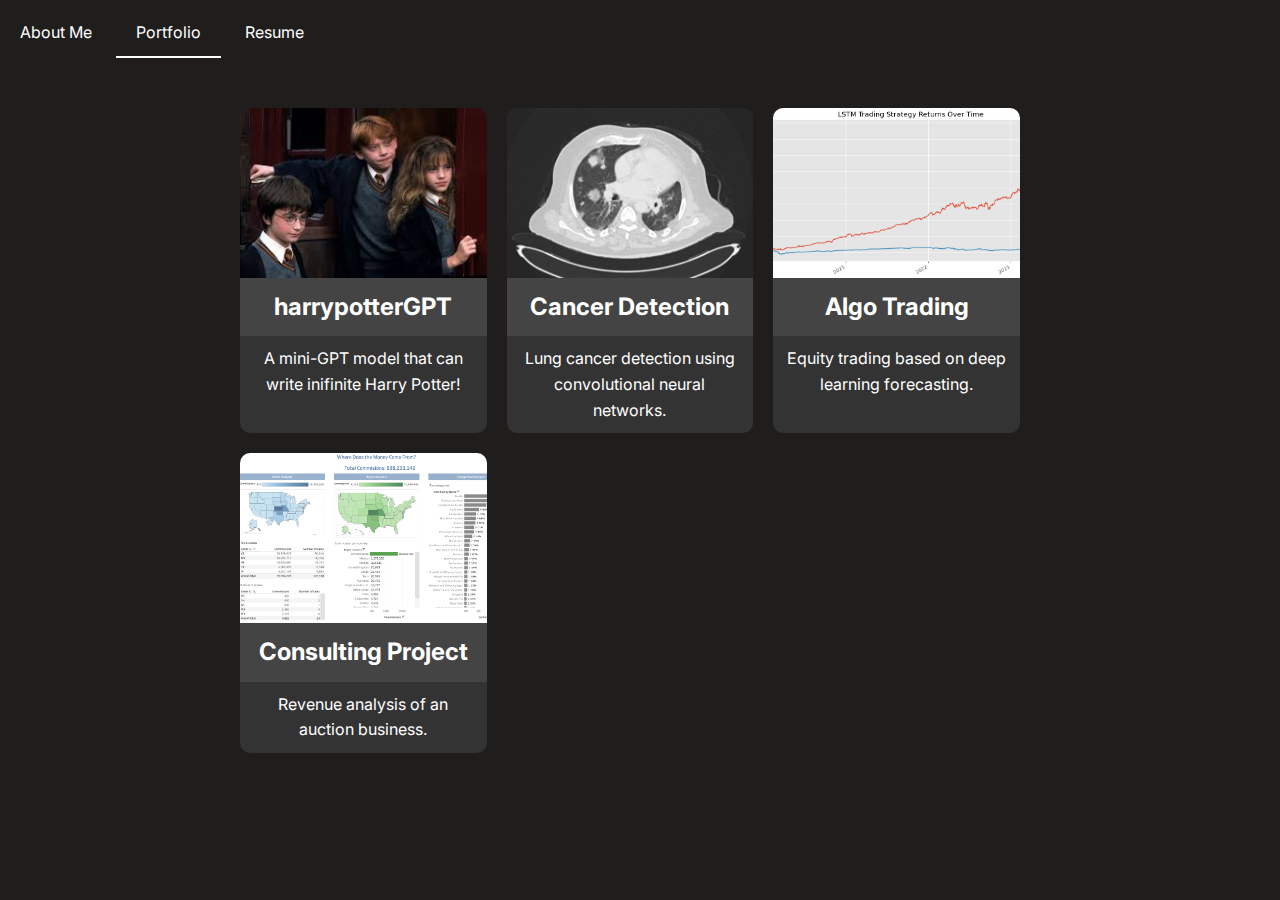
<file: portfolio.html>
<!DOCTYPE html>
<html lang="en">
  <head>
    <meta charset="UTF-8" />
    <meta name="viewport" content="width=device-width, initial-scale=1.0" />
    <title>Emil Westling - Portfolio</title>
    <link rel="stylesheet" href="styles.css" type="text/css" />
    <link
      rel="stylesheet"
      href="https://fonts.googleapis.com/css2?family=Inter:wght@400;600&display=swap"
    />
  </head>
  <body>
    <div class="menu-bar">
      <a href="index.html">About Me</a>
      <a class="active" href="portfolio.html">Portfolio</a>
      <a href="resume.pdf" target="_blank">Resume</a>
    </div>

    <div class="project-container">
      <!-- Project 1 -->
      <div class="project-card">
        <a href="https://www.emilwestling.com/harrypotterGPT">
          <img src="images/potter.jpg" alt="Harry Potter image" />
          <h2>harrypotterGPT</h2>
          <p>A mini-GPT model that can write inifinite Harry Potter!</p>
        </a>
      </div>
      <!-- Project 2  -->
      <div class="project-card">
        <a href="https://www.emilwestling.com/cancer">
          <img src="images/cancer.jpg" alt="Cancer CT scan" />
          <h2>Cancer Detection</h2>
          <p>Lung cancer detection using convolutional neural networks.</p>
        </a>
      </div>
      <!-- Project 3 -->
      <div class="project-card">
        <a href="https://www.emilwestling.com/algorithmic-trading">
          <img
            src="images/portfolio_performance.png"
            alt="Quant Trading Visual"
          />
          <h2>Algo Trading</h2>
          <p>Equity trading based on deep learning forecasting.</p>
        </a>
      </div>
      <!-- Project 3 -->
      <div class="project-card">
        <a
          href="https://public.tableau.com/app/profile/emil.westling/viz/AuctionBusinessRevenueAnalysis/Wheredoesthemoneycomefrom2"
        >
          <img src="images/dashboard.png" alt="Dashboard" />
          <h2>Consulting Project</h2>
          <p>Revenue analysis of an auction business.</p>
        </a>
      </div>
    </div>
  </body>
</html>
</file>
<file: styles.css>
body {
    background-color: #201d1d;
    color: #ffffff;
    font-family: "Inter", -apple-system, BlinkMacSystemFont, "Segoe UI",
        Helvetica, Arial, sans-serif;
    line-height: 1.6;
    padding: 40px;
}
.container {
    max-width: 900px;
    margin: 0 auto;
}
/* Image Styling */
img:hover {
    transform: scale(1.1);
    transition: 0.3s;
}
/* Menu Bar */
.menu-bar a:hover {
    background-color: #333;
    border-radius: 5px;
}
.menu-bar {
    background-color: #201d1d; /* Dark background for the menu */
    padding: 10px 0;
    position: fixed;
    width: 100%;
    top: 0;
    left: 0;
    z-index: 1000;
}
.menu-bar a {
    color: #ffffff; /* White text for menu items */
    text-decoration: none;
    padding: 10px 20px;
    display: inline-block;
}
.menu-bar a.active {
    border-bottom: 2px solid #ffffff;
}

/* Profile Container */
.profile-container {
    display: flex;
    align-items: center;
    justify-content: center;
    gap: 40px;
    margin: 80px 0 60px;
}

.profile-image {
    border-radius: 50%;
    width: 350px;
    height: 350px;
    object-fit: cover;
    background-color: #f5f5f5;
}

.profile-text {
    text-align: left;
}

.profile-text p {
    margin: 0;
}

.profile-text h1 {
    margin: 5px 0;
    font-size: 36px;
    color: #ffffff;
}

/* Menu Bar on Scroll */
@media (max-width: 768px) {
body {
    padding: 20px;
}
.menu-bar a {
    padding: 5px 10px;
    font-size: 14px;
}
.container {
    padding-top: 60px; /* Avoid content overlap with fixed menu */
}
img[align="right"] {
    display: block;
    margin: 20px auto;
    align: center;
}
}
/* Proficiencies section */
.proficiencies-section p {
    margin-bottom: 20px;
}

.proficiencies-container {
    display: flex;
    flex-wrap: nowrap;
    justify-content: center;
    gap: 40px;
}

.proficiency-card {
/* box-shadow: 0px 4px 8px rgba(0, 0, 0, 0.1); */
    border-radius: 10px;
    padding: 20px;
    width: 300px;
    text-align: center;
}

.proficiency-card img {
    width: 50px;
    height: 50px;
}

.proficiency-card h3 {
    font-size: 22px;
    margin-bottom: 10px;
}

.proficiency-card p {
    font-size: 16px;
}

/* Portfolio Section */
.project-container {
    max-width: 800px;
    margin: 60px auto 0;
    display: flex;
    flex-wrap: wrap;
    gap: 20px;
}

.project-card {
    background-color: #333;
    color: #ffffff;
    border-radius: 10px;
    overflow: hidden;
    text-align: center;
    width: calc(33.333% - 20px);
    box-sizing: border-box;
    display: flex;
    gap: 20px;
    flex-direction: column;
    transition: transform 0.3s ease, box-shadow 0.3s ease;
}

.project-card:hover {
    transform: scale(1.05);
    box-shadow: 0 8px 20px rgba(0, 0, 0, 0.2);
}

.project-card img {
width: 100%;
height: 170px;
display: block;
object-fit: cover;
}

.project-card h2 {
margin: 0;
padding: 10px;
background-color: #444;
}

.project-card p {
padding: 10px;
margin: 0;
}

.project-card a {
text-decoration: none;
color: inherit;
}

/* Responsive Design */
@media (max-width: 768px) {
body {
    padding: 20px;
}
.menu-bar a {
    padding: 5px 10px;
    font-size: 14px;
}
.container {
    padding-top: 60px; /* Avoid content overlap with fixed menu */
}
.proficiency-card {
    width: 100%; /* Stack cards on smaller screens */
}
.project-card {
    width: calc(50% - 20px); /* Adjust project width for smaller screens */
}
}
</file>
